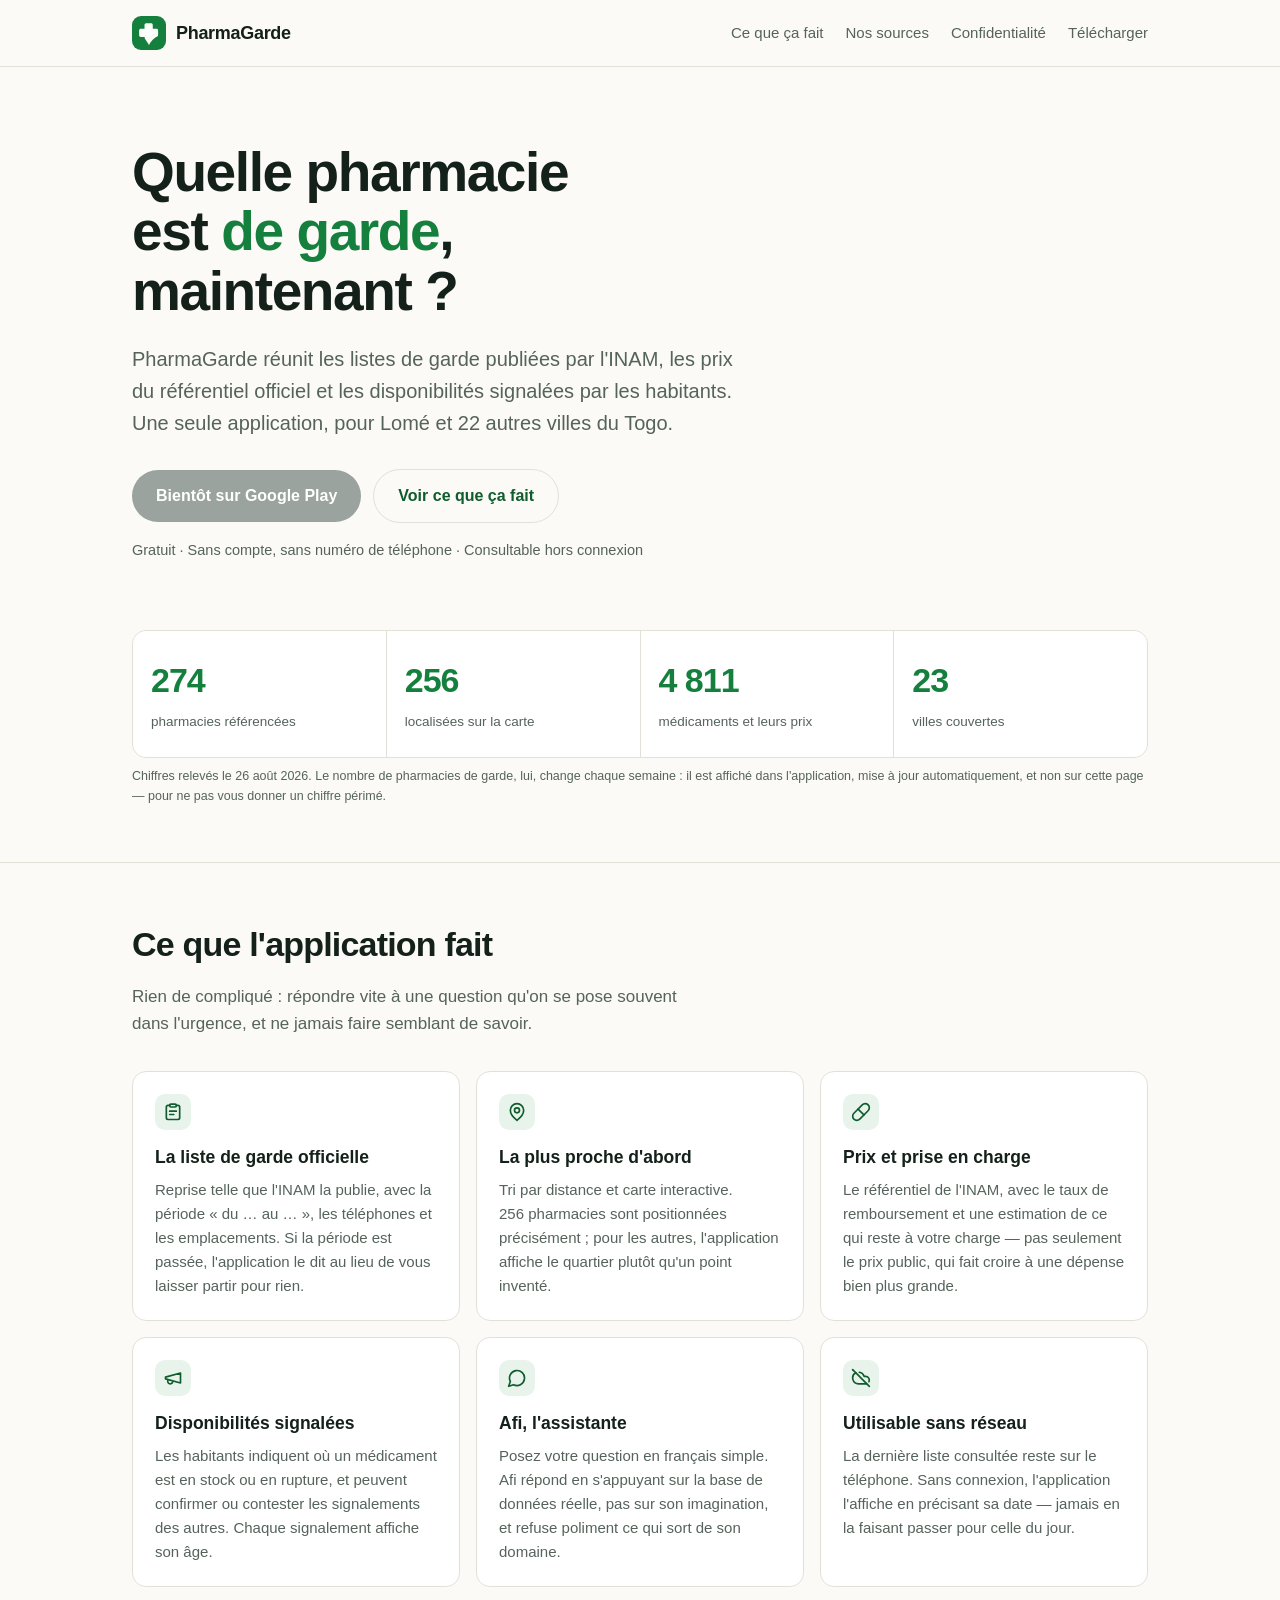
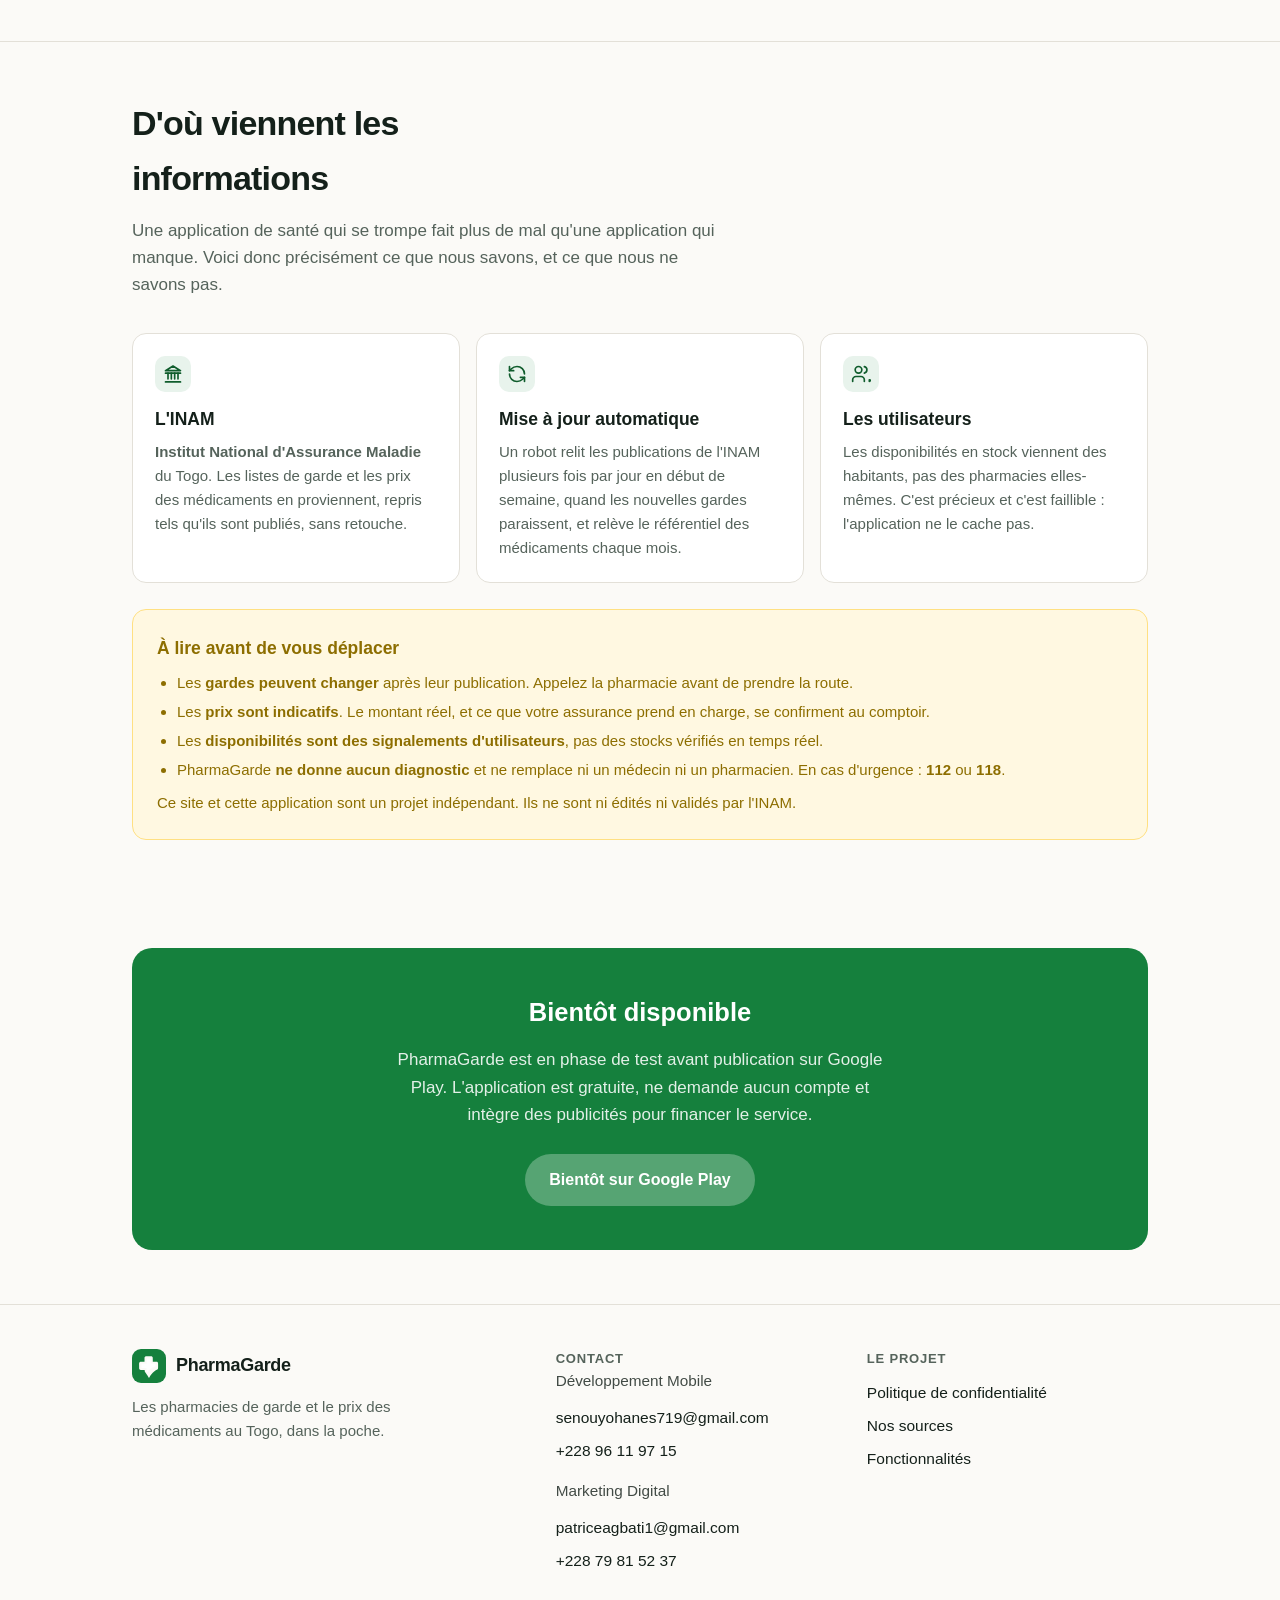
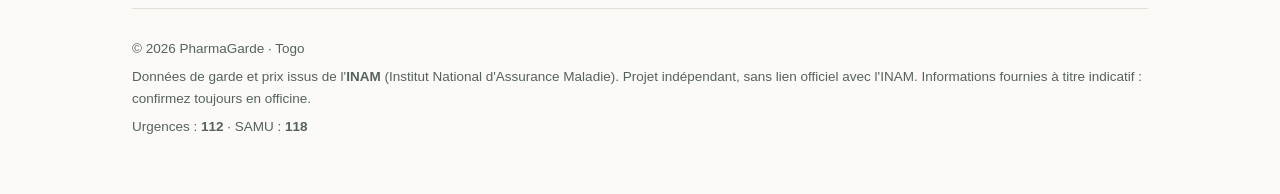
<file: index.html>
<!DOCTYPE html>
<html lang="fr">
<head>
<meta charset="utf-8">
<meta name="viewport" content="width=device-width, initial-scale=1">
<title>PharmaGarde - Togo</title>
<meta name="description" content="Trouvez la pharmacie de garde la plus proche au Togo, les prix du référentiel INAM et la disponibilité des médicaments. Gratuit, sans compte, fonctionne hors connexion.">
<meta name="theme-color" content="#15803D">

<!-- Partage sur WhatsApp et Facebook -->
<meta property="og:type" content="website">
<meta property="og:title" content="PharmaGarde — Pharmacies de garde au Togo">
<meta property="og:description" content="Les pharmacies de garde, les prix officiels et la disponibilité des médicaments, dans une seule application.">
<meta property="og:url" content="https://pharmagarde.github.io/">

<!-- <meta property="og:image" content="https://pharmagarde.github.io/partage.png"> -->

<link rel="icon" type="image/svg+xml" href="icone.svg" sizes="any">
<link rel="stylesheet" href="style.css">
</head>
<body>

<header class="site">
  <div class="contenu">
    <a class="marque" href="./">
      <img class="mark" src="icone.svg" alt="PharmaGarde">
      <strong>PharmaGarde</strong>
    </a>
    <nav class="site">
      <a href="#fonctions">Ce que ça fait</a>
      <a href="#donnees">Nos sources</a>
      <a href="confidentialite.html">Confidentialité</a>
      <a href="#telecharger">Télécharger</a>
    </nav>
  </div>
</header>

<main>

  <!-- 1. BANNIÈRE PRINCIPALE / HERO -->
  <div class="contenu">
    <div class="hero">
      <h1>Quelle pharmacie est <em>de garde</em>, maintenant&nbsp;?</h1>
      <p class="accroche">
        PharmaGarde réunit les listes de garde publiées par l'INAM, les prix du
        référentiel officiel et les disponibilités signalées par les habitants.
        Une seule application, pour Lomé et 22 autres villes du Togo.
      </p>
      <div class="actions">
        <span class="btn" aria-disabled="true">Bientôt sur Google&nbsp;Play</span>
        <a class="btn fantome" href="#fonctions">Voir ce que ça fait</a>
      </div>
      <p class="petit">Gratuit · Sans compte, sans numéro de téléphone · Consultable hors connexion</p>
    </div>
  </div>

  <!-- 2. SECTION CHIFFRES RELEVÉS -->
  <div class="contenu">
    <div class="chiffres">
      <div><b>274</b><span>pharmacies référencées</span></div>
      <div><b>256</b><span>localisées sur la carte</span></div>
      <div><b>4&nbsp;811</b><span>médicaments et leurs prix</span></div>
      <div><b>23</b><span>villes couvertes</span></div>
    </div>
    <p class="source">
      Chiffres relevés le 26 août 2026. Le nombre de pharmacies de garde, lui,
      change chaque semaine&nbsp;: il est affiché dans l'application, mise à
      jour automatiquement, et non sur cette page — pour ne pas vous donner un
      chiffre périmé.
    </p>
  </div>

  <section id="fonctions">
    <div class="contenu">
      <h2>Ce que l'application fait</h2>
      <p class="intro">
        Rien de compliqué&nbsp;: répondre vite à une question qu'on se pose
        souvent dans l'urgence, et ne jamais faire semblant de savoir.
      </p>

      <div class="grille">
        <div class="carte">
          <div class="pastille">
            <svg viewBox="0 0 24 24" aria-hidden="true">
              <path d="M8 4H6a2 2 0 0 0-2 2v13a2 2 0 0 0 2 2h12a2 2 0 0 0 2-2V6a2 2 0 0 0-2-2h-2"/>
              <rect x="8" y="2.5" width="8" height="3.5" rx="1.5"/>
              <path d="M8 11h8M8 15h5"/>
            </svg>
          </div>
          <h3>La liste de garde officielle</h3>
          <p>
            Reprise telle que l'INAM la publie, avec la période « du … au … »,
            les téléphones et les emplacements. Si la période est passée,
            l'application le dit au lieu de vous laisser partir pour rien.
          </p>
        </div>

        <div class="carte">
          <div class="pastille">
            <svg viewBox="0 0 24 24" aria-hidden="true">
              <path d="M20 10c0 6-8 12-8 12s-8-6-8-12a8 8 0 0 1 16 0Z"/>
              <circle cx="12" cy="10" r="3"/>
            </svg>
          </div>
          <h3>La plus proche d'abord</h3>
          <p>
            Tri par distance et carte interactive. 256&nbsp;pharmacies sont
            positionnées précisément&nbsp;; pour les autres, l'application
            affiche le quartier plutôt qu'un point inventé.
          </p>
        </div>

        <div class="carte">
          <div class="pastille">
            <svg viewBox="0 0 24 24" aria-hidden="true">
              <path d="m10.5 20.5 10-10a4.95 4.95 0 1 0-7-7l-10 10a4.95 4.95 0 1 0 7 7Z"/>
              <path d="m8.5 8.5 7 7"/>
            </svg>
          </div>
          <h3>Prix et prise en charge</h3>
          <p>
            Le référentiel de l'INAM, avec le taux de remboursement et une
            estimation de ce qui reste à votre charge — pas seulement le prix
            public, qui fait croire à une dépense bien plus grande.
          </p>
        </div>

        <div class="carte">
          <div class="pastille">
            <svg viewBox="0 0 24 24" aria-hidden="true">
              <path d="m3 11 18-5v12L3 13v-2Z"/>
              <path d="M11.6 16.8a3 3 0 1 1-5.8-1.6"/>
            </svg>
          </div>
          <h3>Disponibilités signalées</h3>
          <p>
            Les habitants indiquent où un médicament est en stock ou en
            rupture, et peuvent confirmer ou contester les signalements des
            autres. Chaque signalement affiche son âge.
          </p>
        </div>

        <div class="carte">
          <div class="pastille">
            <svg viewBox="0 0 24 24" aria-hidden="true">
              <path d="M7.9 20A9 9 0 1 0 4 16.1L2 22Z"/>
            </svg>
          </div>
          <h3>Afi, l'assistante</h3>
          <p>
            Posez votre question en français simple. Afi répond en s'appuyant
            sur la base de données réelle, pas sur son imagination, et refuse
            poliment ce qui sort de son domaine.
          </p>
        </div>

        <div class="carte">
          <div class="pastille">
            <svg viewBox="0 0 24 24" aria-hidden="true">
              <path d="m2 2 20 20"/>
              <path d="M5.8 5.8A7 7 0 0 0 9 19h8.5a4.5 4.5 0 0 0 1.3-.2"/>
              <path d="M21.5 16.5A4.5 4.5 0 0 0 17.5 10h-1.8A7 7 0 0 0 10 5.1"/>
            </svg>
          </div>
          <h3>Utilisable sans réseau</h3>
          <p>
            La dernière liste consultée reste sur le téléphone. Sans
            connexion, l'application l'affiche en précisant sa date — jamais
            en la faisant passer pour celle du jour.
          </p>
        </div>
      </div>
    </div>
  </section>

  <section id="donnees">
    <div class="contenu">
      <h2>D'où viennent les informations</h2>
      <p class="intro">
        Une application de santé qui se trompe fait plus de mal qu'une
        application qui manque. Voici donc précisément ce que nous savons, et
        ce que nous ne savons pas.
      </p>

      <div class="grille">
        <div class="carte">
          <div class="pastille">
            <svg viewBox="0 0 24 24" aria-hidden="true">
              <path d="M12 2.5 21 8H3Z"/>
              <path d="M3 11h18"/>
              <path d="M6 11v7M10 11v7M14 11v7M18 11v7"/>
              <path d="M3 21.5h18"/>
            </svg>
          </div>
          <h3>L'INAM</h3>
          <p>
            <strong>Institut National d'Assurance Maladie</strong> du Togo. Les
            listes de garde et les prix des médicaments en proviennent, repris
            tels qu'ils sont publiés, sans retouche.
          </p>
        </div>
        <div class="carte">
          <div class="pastille">
            <svg viewBox="0 0 24 24" aria-hidden="true">
              <path d="M21 12a9 9 0 0 0-9-9 9.7 9.7 0 0 0-6.7 2.7L3 8"/>
              <path d="M3 3v5h5"/>
              <path d="M3 12a9 9 0 0 0 9 9 9.7 9.7 0 0 0 6.7-2.7L21 16"/>
              <path d="M16 16h5v5"/>
            </svg>
          </div>
          <h3>Mise à jour automatique</h3>
          <p>
            Un robot relit les publications de l'INAM plusieurs fois par jour
            en début de semaine, quand les nouvelles gardes paraissent, et
            relève le référentiel des médicaments chaque mois.
          </p>
        </div>
        <div class="carte">
          <div class="pastille">
            <svg viewBox="0 0 24 24" aria-hidden="true">
              <path d="M16 21v-2a4 4 0 0 0-4-4H6a4 4 0 0 0-4 4v2"/>
              <circle cx="9" cy="7" r="4"/>
              <path d="M22 21v-2a4 4 0 0 1 0 7.8"/>
              <path d="M16 3.1a4 4 0 0 1 0 7.8"/>
            </svg>
          </div>
          <h3>Les utilisateurs</h3>
          <p>
            Les disponibilités en stock viennent des habitants, pas des
            pharmacies elles-mêmes. C'est précieux et c'est faillible&nbsp;:
            l'application ne le cache pas.
          </p>
        </div>
      </div>

      <div class="avertissement">
        <h3>À lire avant de vous déplacer</h3>
        <ul>
          <li>Les <strong>gardes peuvent changer</strong> après leur publication. Appelez la pharmacie avant de prendre la route.</li>
          <li>Les <strong>prix sont indicatifs</strong>. Le montant réel, et ce que votre assurance prend en charge, se confirment au comptoir.</li>
          <li>Les <strong>disponibilités sont des signalements d'utilisateurs</strong>, pas des stocks vérifiés en temps réel.</li>
          <li>PharmaGarde <strong>ne donne aucun diagnostic</strong> et ne remplace ni un médecin ni un pharmacien. En cas d'urgence&nbsp;: <strong>112</strong> ou <strong>118</strong>.</li>
        </ul>
        <p>
          Ce site et cette application sont un projet indépendant. Ils ne sont
          ni édités ni validés par l'INAM.
        </p>
      </div>
    </div>
  </section>

  <div class="contenu">
    <div class="telecharger" id="telecharger">
      <h2>Bientôt disponible</h2>
      <p>
        PharmaGarde est en phase de test avant publication sur Google Play.
        L'application est gratuite, ne demande aucun compte et intègre des
        publicités pour financer le service.
      </p>
      <span class="btn" aria-disabled="true">Bientôt sur Google&nbsp;Play</span>
    </div>
  </div>

</main>

<footer class="site">
  <div class="contenu">
    <div class="cols">
      <div>
        <a class="marque" href="./">
          <img class="mark" src="icone.svg" alt="PharmaGarde">
          <strong>PharmaGarde</strong>
        </a>
        <p class="baseline">
          Les pharmacies de garde et le prix des médicaments au Togo, dans la
          poche.
        </p>
      </div>

      <div>
        <h4>Contact</h4>
        <p style="margin-bottom: 4px; font-size: 0.9em; opacity: 0.8;">Développement Mobile</p>
        <ul style="margin-bottom: 16px;">
          <li><a href="mailto:senouyohanes719@gmail.com">senouyohanes719@gmail.com</a></li>
          <li><a href="tel:+22896119715">+228 96 11 97 15</a></li>
        </ul>

        <p style="margin-bottom: 4px; font-size: 0.9em; opacity: 0.8;">Marketing Digital</p>
        <ul>
          <li><a href="mailto:patriceagbati1@gmail.com">patriceagbati1@gmail.com</a></li>
          <li><a href="tel:+22879815237">+228 79 81 52 37</a></li>
        </ul>
      </div>

      <div>
        <h4>Le projet</h4>
        <ul>
          <li><a href="confidentialite.html">Politique de confidentialité</a></li>
          <li><a href="#donnees">Nos sources</a></li>
          <li><a href="#fonctions">Fonctionnalités</a></li>
        </ul>
      </div>
    </div>

    <div class="mentions">
      <p>© 2026 PharmaGarde · Togo</p>
      <p>
        Données de garde et prix issus de l'<strong>INAM</strong> (Institut
        National d'Assurance Maladie). Projet indépendant, sans lien officiel
        avec l'INAM. Informations fournies à titre indicatif&nbsp;: confirmez
        toujours en officine.
      </p>
      <p>Urgences&nbsp;: <strong>112</strong> · SAMU&nbsp;: <strong>118</strong></p>
    </div>
  </div>
</footer>

</body>
</html>
</file>
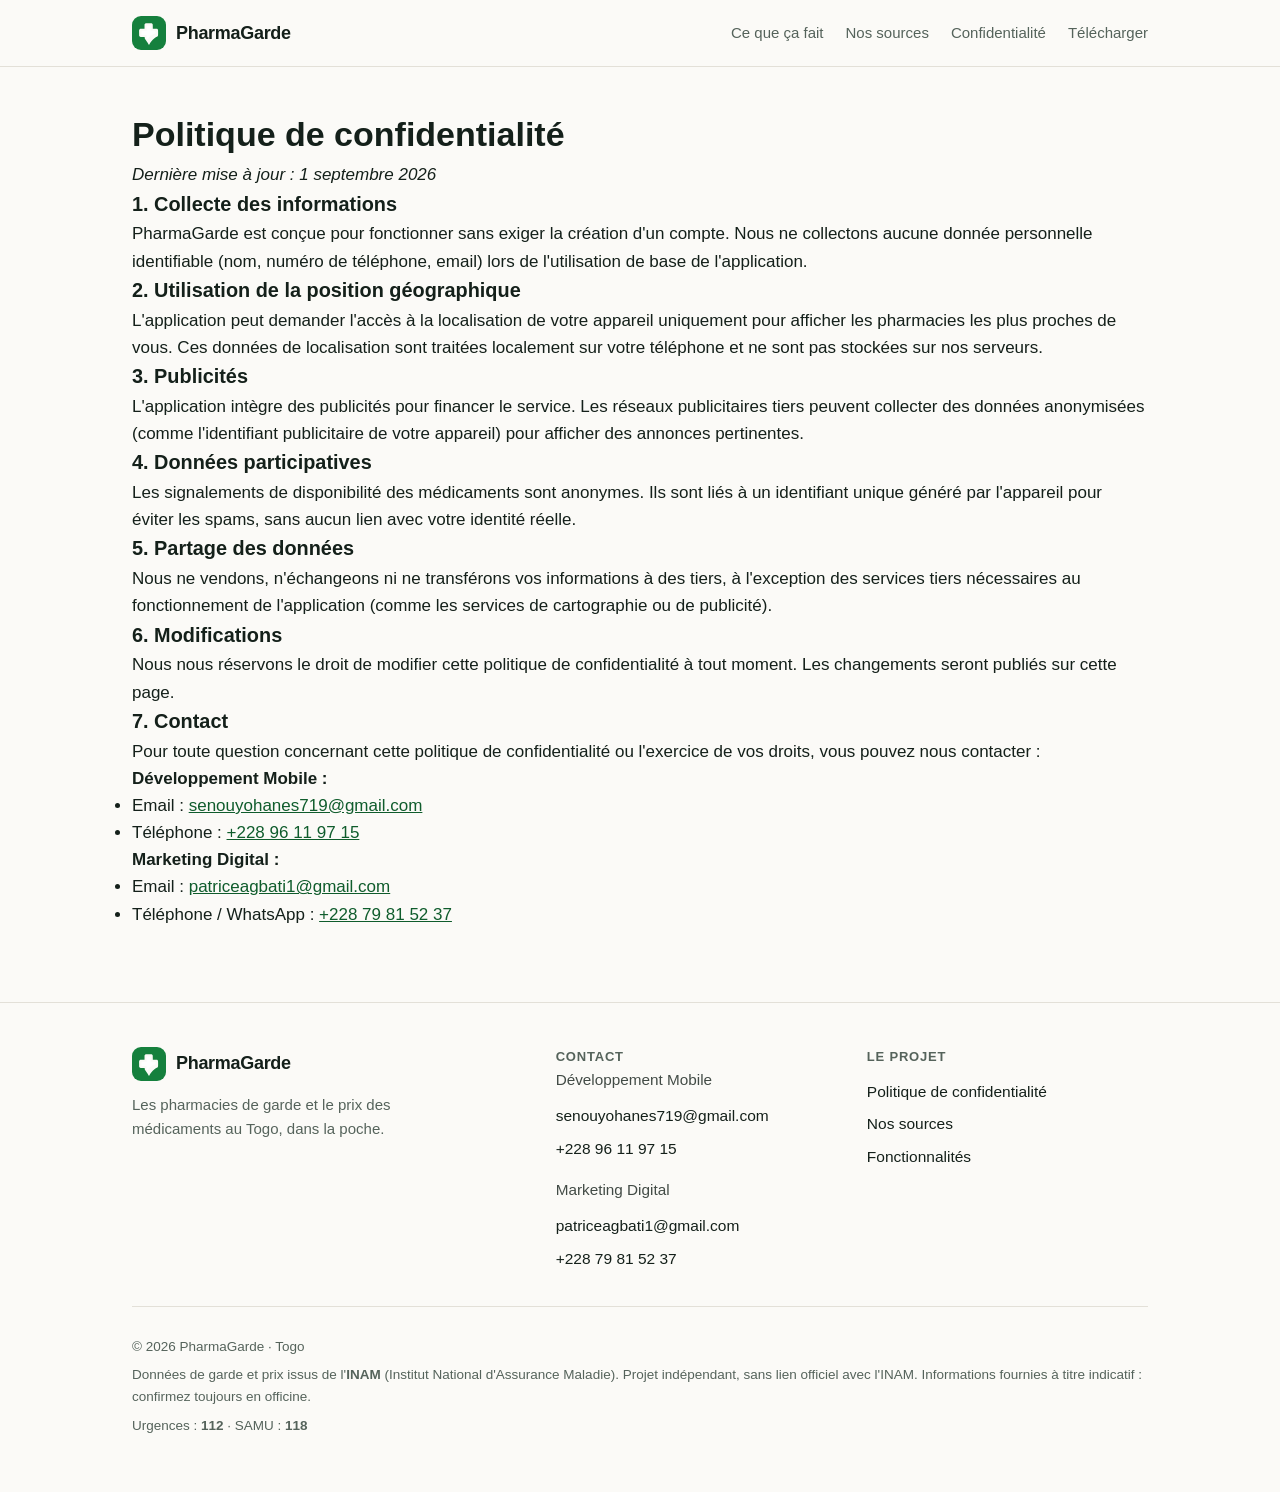
<file: confidentialite.html>
<!DOCTYPE html>
<html lang="fr">
<head>
<meta charset="utf-8">
<meta name="viewport" content="width=device-width, initial-scale=1">
<title>Politique de confidentialité - PharmaGarde</title>
<meta name="description" content="Politique de confidentialité de l'application PharmaGarde.">
<meta name="theme-color" content="#15803D">
<link rel="icon" type="image/svg+xml" href="icone.svg" sizes="any">
<link rel="stylesheet" href="style.css">
</head>
<body>

<header class="site">
  <div class="contenu">
    <a class="marque" href="./">
      <img class="mark" src="icone.svg" alt="PharmaGarde">
      <strong>PharmaGarde</strong>
    </a>
    <nav class="site">
      <a href="index.html#fonctions">Ce que ça fait</a>
      <a href="index.html#donnees">Nos sources</a>
      <a href="confidentialite.html">Confidentialité</a>
      <a href="index.html#telecharger">Télécharger</a>
    </nav>
  </div>
</header>

<main>
  <div class="contenu" style="padding-top: 40px; padding-bottom: 40px;">
    <h1>Politique de confidentialité</h1>
    <p><em>Dernière mise à jour : 1 septembre 2026</em></p>

    <h3>1. Collecte des informations</h3>
    <p>PharmaGarde est conçue pour fonctionner sans exiger la création d'un compte. Nous ne collectons aucune donnée personnelle identifiable (nom, numéro de téléphone, email) lors de l'utilisation de base de l'application.</p>

    <h3>2. Utilisation de la position géographique</h3>
    <p>L'application peut demander l'accès à la localisation de votre appareil uniquement pour afficher les pharmacies les plus proches de vous. Ces données de localisation sont traitées localement sur votre téléphone et ne sont pas stockées sur nos serveurs.</p>

    <h3>3. Publicités</h3>
    <p>L'application intègre des publicités pour financer le service. Les réseaux publicitaires tiers peuvent collecter des données anonymisées (comme l'identifiant publicitaire de votre appareil) pour afficher des annonces pertinentes.</p>

    <h3>4. Données participatives</h3>
    <p>Les signalements de disponibilité des médicaments sont anonymes. Ils sont liés à un identifiant unique généré par l'appareil pour éviter les spams, sans aucun lien avec votre identité réelle.</p>

    <h3>5. Partage des données</h3>
    <p>Nous ne vendons, n'échangeons ni ne transférons vos informations à des tiers, à l'exception des services tiers nécessaires au fonctionnement de l'application (comme les services de cartographie ou de publicité).</p>

    <h3>6. Modifications</h3>
    <p>Nous nous réservons le droit de modifier cette politique de confidentialité à tout moment. Les changements seront publiés sur cette page.</p>

    <h3>7. Contact</h3>
    <p>Pour toute question concernant cette politique de confidentialité ou l'exercice de vos droits, vous pouvez nous contacter :</p>
    
    <p><strong>Développement Mobile :</strong></p>
    <ul>
      <li>Email : <a href="mailto:senouyohanes719@gmail.com">senouyohanes719@gmail.com</a></li>
      <li>Téléphone : <a href="tel:+22896119715">+228 96 11 97 15</a></li>
    </ul>

    <p><strong>Marketing Digital :</strong></p>
    <ul>
      <li>Email : <a href="mailto:patriceagbati1@gmail.com">patriceagbati1@gmail.com</a></li>
      <li>Téléphone / WhatsApp : <a href="tel:+22879815237">+228 79 81 52 37</a></li>
    </ul>
  </div>
</main>

<footer class="site">
  <div class="contenu">
    <div class="cols">
      <div>
        <a class="marque" href="./">
          <img class="mark" src="icone.svg" alt="PharmaGarde">
          <strong>PharmaGarde</strong>
        </a>
        <p class="baseline">
          Les pharmacies de garde et le prix des médicaments au Togo, dans la poche.
        </p>
      </div>

      <div>
        <h4>Contact</h4>
        <p style="margin-bottom: 4px; font-size: 0.9em; opacity: 0.8;">Développement Mobile</p>
        <ul style="margin-bottom: 16px;">
          <li><a href="mailto:senouyohanes719@gmail.com">senouyohanes719@gmail.com</a></li>
          <li><a href="tel:+22896119715">+228 96 11 97 15</a></li>
        </ul>

        <p style="margin-bottom: 4px; font-size: 0.9em; opacity: 0.8;">Marketing Digital</p>
        <ul>
          <li><a href="mailto:patriceagbati1@gmail.com">patriceagbati1@gmail.com</a></li>
          <li><a href="tel:+22879815237">+228 79 81 52 37</a></li>
        </ul>
      </div>

      <div>
        <h4>Le projet</h4>
        <ul>
          <li><a href="confidentialite.html">Politique de confidentialité</a></li>
          <li><a href="index.html#donnees">Nos sources</a></li>
          <li><a href="index.html#fonctions">Fonctionnalités</a></li>
        </ul>
      </div>
    </div>

    <div class="mentions">
      <p>© 2026 PharmaGarde · Togo</p>
      <p>
        Données de garde et prix issus de l'<strong>INAM</strong> (Institut
        National d'Assurance Maladie). Projet indépendant, sans lien officiel
        avec l'INAM. Informations fournies à titre indicatif&nbsp;: confirmez
        toujours en officine.
      </p>
      <p>Urgences&nbsp;: <strong>112</strong> · SAMU&nbsp;: <strong>118</strong></p>
    </div>
  </div>
</footer>

</body>
</html>
</file>
<file: style.css>
/* PharmaGarde — feuille de style unique du site vitrine.
   Une seule couleur de marque (le vert de l'app), un fond creme plutot que
   blanc pur, des bordures fines au lieu d'ombres : l'objet est de faire
   sérieux et lisible sur un telephone bas de gamme, pas d'impressionner. */

:root {
  --vert: #15803D;
  --vert-fonce: #0F5C2C;
  --vert-clair: #E8F3EC;
  --encre: #14201A;
  --encre-douce: #55635B;
  --papier: #FBFAF7;
  --bord: #E3E0D8;
  --ambre-fond: #FFF8E1;
  --ambre-bord: #FFE082;
  --ambre-encre: #8D6E00;
  --rayon: 14px;
}

* { box-sizing: border-box; margin: 0; padding: 0; }

html { scroll-behavior: smooth; }

body {
  background: var(--papier);
  color: var(--encre);
  font-family: -apple-system, BlinkMacSystemFont, "Segoe UI", Roboto, "Helvetica Neue", Arial, sans-serif;
  font-size: 17px;
  line-height: 1.6;
  -webkit-font-smoothing: antialiased;
}

.contenu { width: 100%; max-width: 1060px; margin: 0 auto; padding: 0 22px; }

a { color: var(--vert-fonce); }

/* ---------- En-tete ---------- */

header.site {
  position: sticky; top: 0; z-index: 10;
  background: rgba(251, 250, 247, 0.92);
  backdrop-filter: blur(8px);
  border-bottom: 1px solid var(--bord);
}
header.site .contenu {
  display: flex; align-items: center; justify-content: space-between;
  height: 66px; gap: 18px;
}
.marque { display: flex; align-items: center; gap: 10px; text-decoration: none; color: var(--encre); }
.marque .mark { width: 34px; height: 34px; border-radius: 9px; display: block; }
.marque strong { font-size: 18px; letter-spacing: -0.3px; }
nav.site { display: flex; gap: 22px; align-items: center; }
nav.site a { color: var(--encre-douce); text-decoration: none; font-size: 15px; }
nav.site a:hover { color: var(--vert-fonce); }
@media (max-width: 720px) { nav.site { display: none; } }

/* ---------- Boutons ---------- */

.btn {
  display: inline-flex; align-items: center; gap: 9px;
  background: var(--vert); color: #fff; text-decoration: none;
  padding: 13px 24px; border-radius: 999px;
  font-weight: 600; font-size: 16px; border: 0; cursor: pointer;
  transition: background .15s ease;
}
.btn:hover { background: var(--vert-fonce); }
.btn.fantome { background: transparent; color: var(--vert-fonce); border: 1.5px solid var(--bord); }
.btn.fantome:hover { background: var(--vert-clair); border-color: var(--vert); }
.btn[aria-disabled="true"] { background: #9AA39D; cursor: default; }

/* ---------- Hero ---------- */

.hero { padding: 76px 0 56px; }
.hero h1 {
  font-size: clamp(34px, 6vw, 55px);
  line-height: 1.08; letter-spacing: -1.4px; font-weight: 800;
  max-width: 17ch;
}
.hero h1 em { font-style: normal; color: var(--vert); }
.hero .accroche {
  margin-top: 22px; max-width: 56ch;
  font-size: clamp(17px, 2.2vw, 20px); color: var(--encre-douce);
}
.hero .actions { margin-top: 30px; display: flex; flex-wrap: wrap; gap: 12px; align-items: center; }
.hero .petit { margin-top: 16px; font-size: 14.5px; color: var(--encre-douce); }

/* ---------- Chiffres ---------- */

.chiffres {
  display: grid; grid-template-columns: repeat(4, 1fr);
  gap: 1px; background: var(--bord);
  border: 1px solid var(--bord); border-radius: var(--rayon);
  overflow: hidden; margin: 12px 0 8px;
}
.chiffres div { background: #fff; padding: 22px 18px; }
.chiffres b { display: block; font-size: clamp(24px, 3.6vw, 34px); font-weight: 800; color: var(--vert); letter-spacing: -1px; }
.chiffres span { font-size: 13.5px; color: var(--encre-douce); }
.chiffres + .source { font-size: 12.5px; color: var(--encre-douce); margin-bottom: 56px; }
@media (max-width: 620px) { .chiffres { grid-template-columns: repeat(2, 1fr); } }

/* ---------- Sections ---------- */

section { padding: 54px 0; border-top: 1px solid var(--bord); }
section h2 {
  font-size: clamp(25px, 3.6vw, 34px); letter-spacing: -0.8px;
  font-weight: 800; max-width: 24ch;
}
section h2 + .intro { margin-top: 12px; max-width: 62ch; color: var(--encre-douce); }

.grille { display: grid; grid-template-columns: repeat(3, 1fr); gap: 16px; margin-top: 34px; }
@media (max-width: 900px) { .grille { grid-template-columns: repeat(2, 1fr); } }
@media (max-width: 600px) { .grille { grid-template-columns: 1fr; } }

.carte {
  background: #fff; border: 1px solid var(--bord);
  border-radius: var(--rayon); padding: 22px;
}
.carte .pastille {
  width: 36px; height: 36px; border-radius: 10px;
  background: var(--vert-clair); color: var(--vert-fonce);
  display: grid; place-items: center; font-size: 19px; margin-bottom: 13px;
}
.carte h3 { font-size: 17.5px; font-weight: 700; }
.carte p { margin-top: 7px; font-size: 15px; color: var(--encre-douce); }

/* ---------- Encadre d'honnetete ---------- */

.avertissement {
  background: var(--ambre-fond); border: 1px solid var(--ambre-bord);
  border-radius: var(--rayon); padding: 24px; margin-top: 26px;
}
.avertissement h3 { color: var(--ambre-encre); font-size: 17.5px; }
.avertissement p { color: var(--ambre-encre); font-size: 15px; margin-top: 9px; }
.avertissement ul { color: var(--ambre-encre); font-size: 15px; margin: 9px 0 0 20px; }
.avertissement li { margin-top: 5px; }

/* ---------- Telechargement ---------- */

.telecharger {
  background: var(--vert); color: #fff;
  border-radius: 20px; padding: 44px 34px; margin: 54px 0;
  text-align: center;
}
.telecharger h2 { color: #fff; margin: 0 auto; max-width: 22ch; }
.telecharger p { color: rgba(255,255,255,.88); margin: 14px auto 26px; max-width: 52ch; }
.telecharger .btn { background: #fff; color: var(--vert-fonce); }
.telecharger .btn:hover { background: #F0EFEA; }
.telecharger .btn[aria-disabled="true"] { background: rgba(255,255,255,.28); color: #fff; }

/* ---------- Page de texte (confidentialite) ---------- */

.texte { padding: 48px 0 20px; max-width: 74ch; }
.texte h1 { font-size: clamp(28px, 4.4vw, 40px); letter-spacing: -1px; font-weight: 800; }
.texte .maj { color: var(--encre-douce); font-size: 14.5px; margin-top: 8px; }
.texte h2 { font-size: 21px; font-weight: 700; margin-top: 38px; }
.texte h3 { font-size: 17px; font-weight: 700; margin-top: 24px; }
.texte p, .texte li { color: #2C3A32; margin-top: 11px; font-size: 16.5px; }
.texte ul { margin-left: 21px; }
.texte .resume {
  background: var(--vert-clair); border: 1px solid #C9E2D2;
  border-radius: var(--rayon); padding: 22px; margin-top: 26px;
}
.texte .resume p { margin-top: 8px; }
.texte .resume p:first-child { margin-top: 0; }

/* ---------- Pied ---------- */

footer.site { border-top: 1px solid var(--bord); padding: 44px 0 56px; margin-top: 34px; }
footer.site .cols { display: grid; grid-template-columns: 1.4fr 1fr 1fr; gap: 30px; }
@media (max-width: 720px) { footer.site .cols { grid-template-columns: 1fr; } }
footer.site h4 { font-size: 13px; text-transform: uppercase; letter-spacing: .8px; color: var(--encre-douce); font-weight: 700; }
footer.site ul { list-style: none; margin-top: 12px; }
footer.site li { margin-top: 8px; font-size: 15.5px; }
footer.site a { color: var(--encre); text-decoration: none; }
footer.site a:hover { color: var(--vert-fonce); text-decoration: underline; }
footer.site .mentions {
  margin-top: 34px; padding-top: 22px; border-top: 1px solid var(--bord);
  font-size: 13.5px; color: var(--encre-douce);
}
footer.site .mentions p { margin-top: 7px; }

/* Accroche sous le logo dans le pied de page. */
footer.site .baseline { margin-top: 12px; color: var(--encre-douce); font-size: 15px; max-width: 34ch; }

/* ---------- Icones ---------- */

/* Les pastilles des cartes portent des icones dessinees au trait, et non des
   emoji. Un emoji est redessine par chaque systeme (Android, iPhone et
   Windows n'ont pas les memes), on ne maitrise ni sa couleur ni son
   epaisseur, et il donne a une page qui parle de sante un air de jouet.
   Celles-ci suivent la couleur du texte et restent nettes a toute taille. */
.carte .pastille svg {
  width: 20px; height: 20px;
  fill: none; stroke: currentColor;
  stroke-width: 2; stroke-linecap: round; stroke-linejoin: round;
}

/* Le logo est desormais l'icone de l'application. Le fond vert est deja dans
   le fichier ; l'arrondi des angles vient d'ici, pas de l'image. */
img.mark { object-fit: contain; }
</file>
